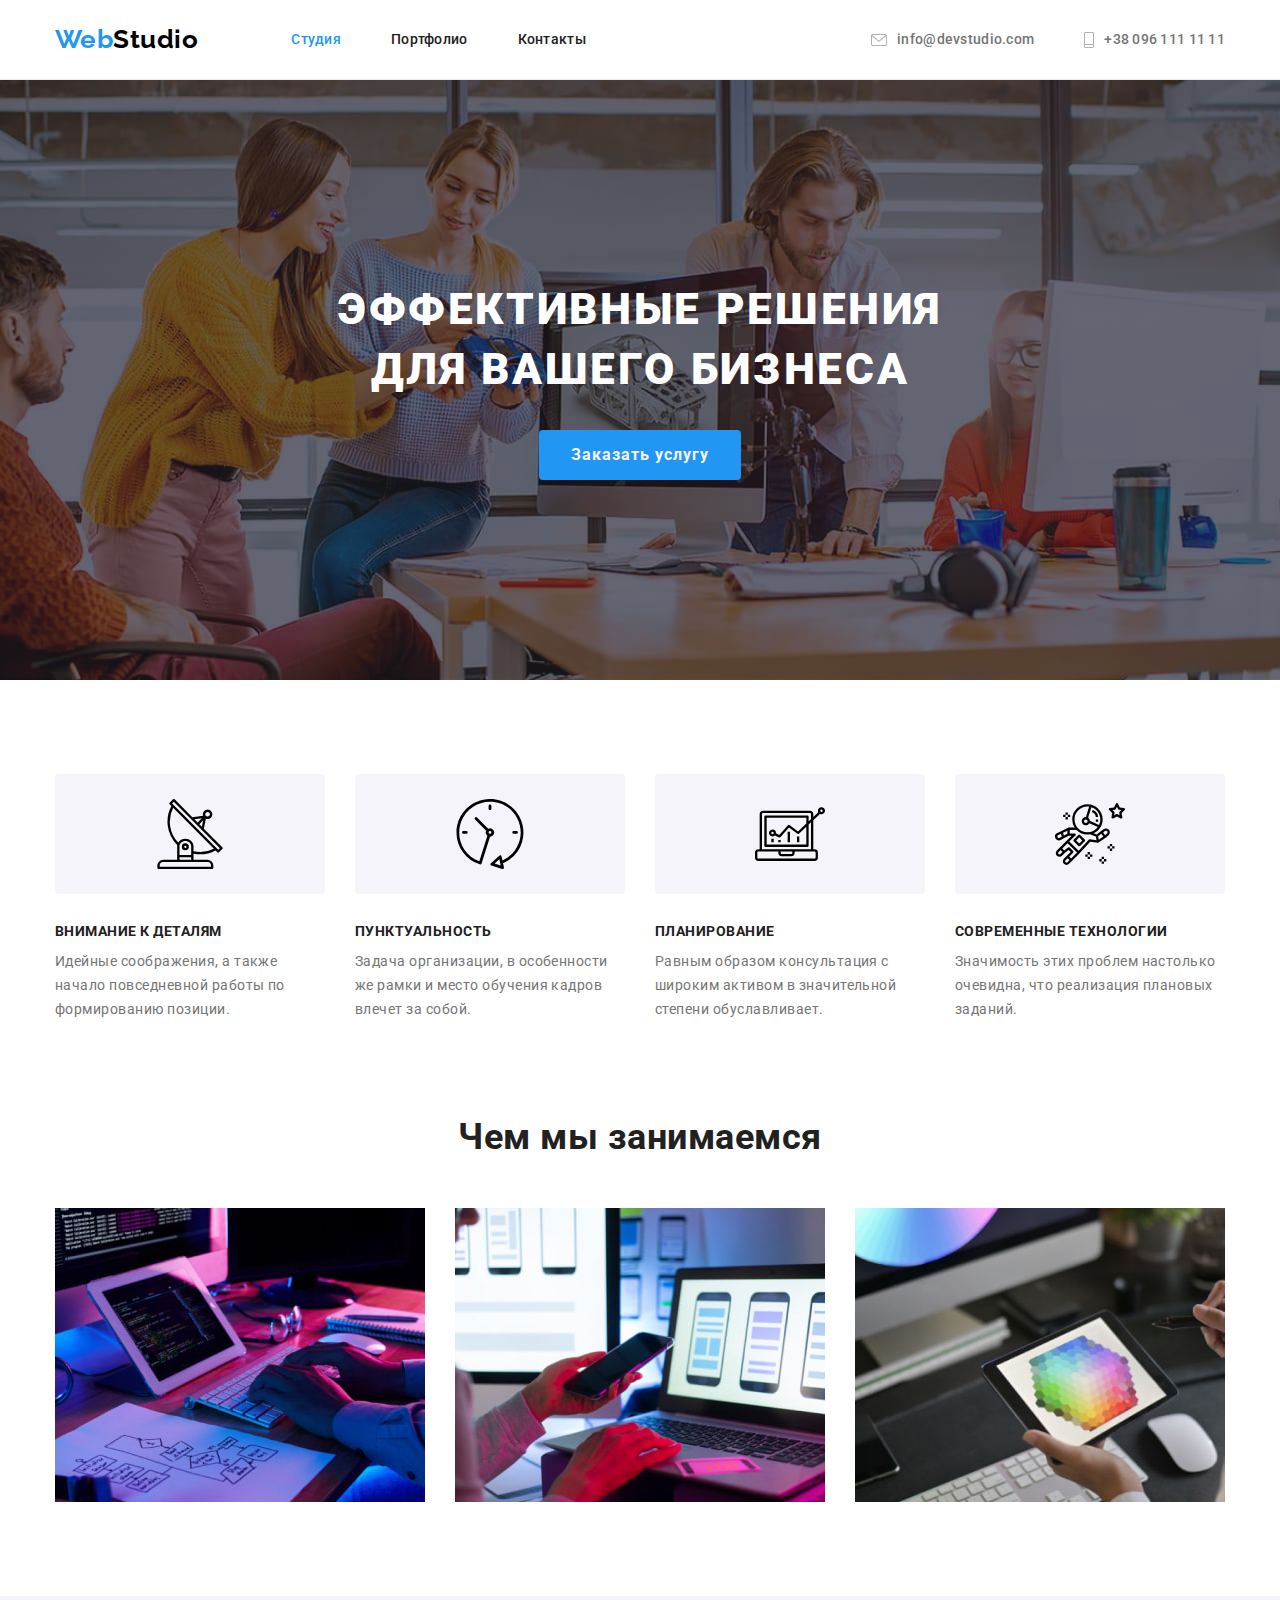
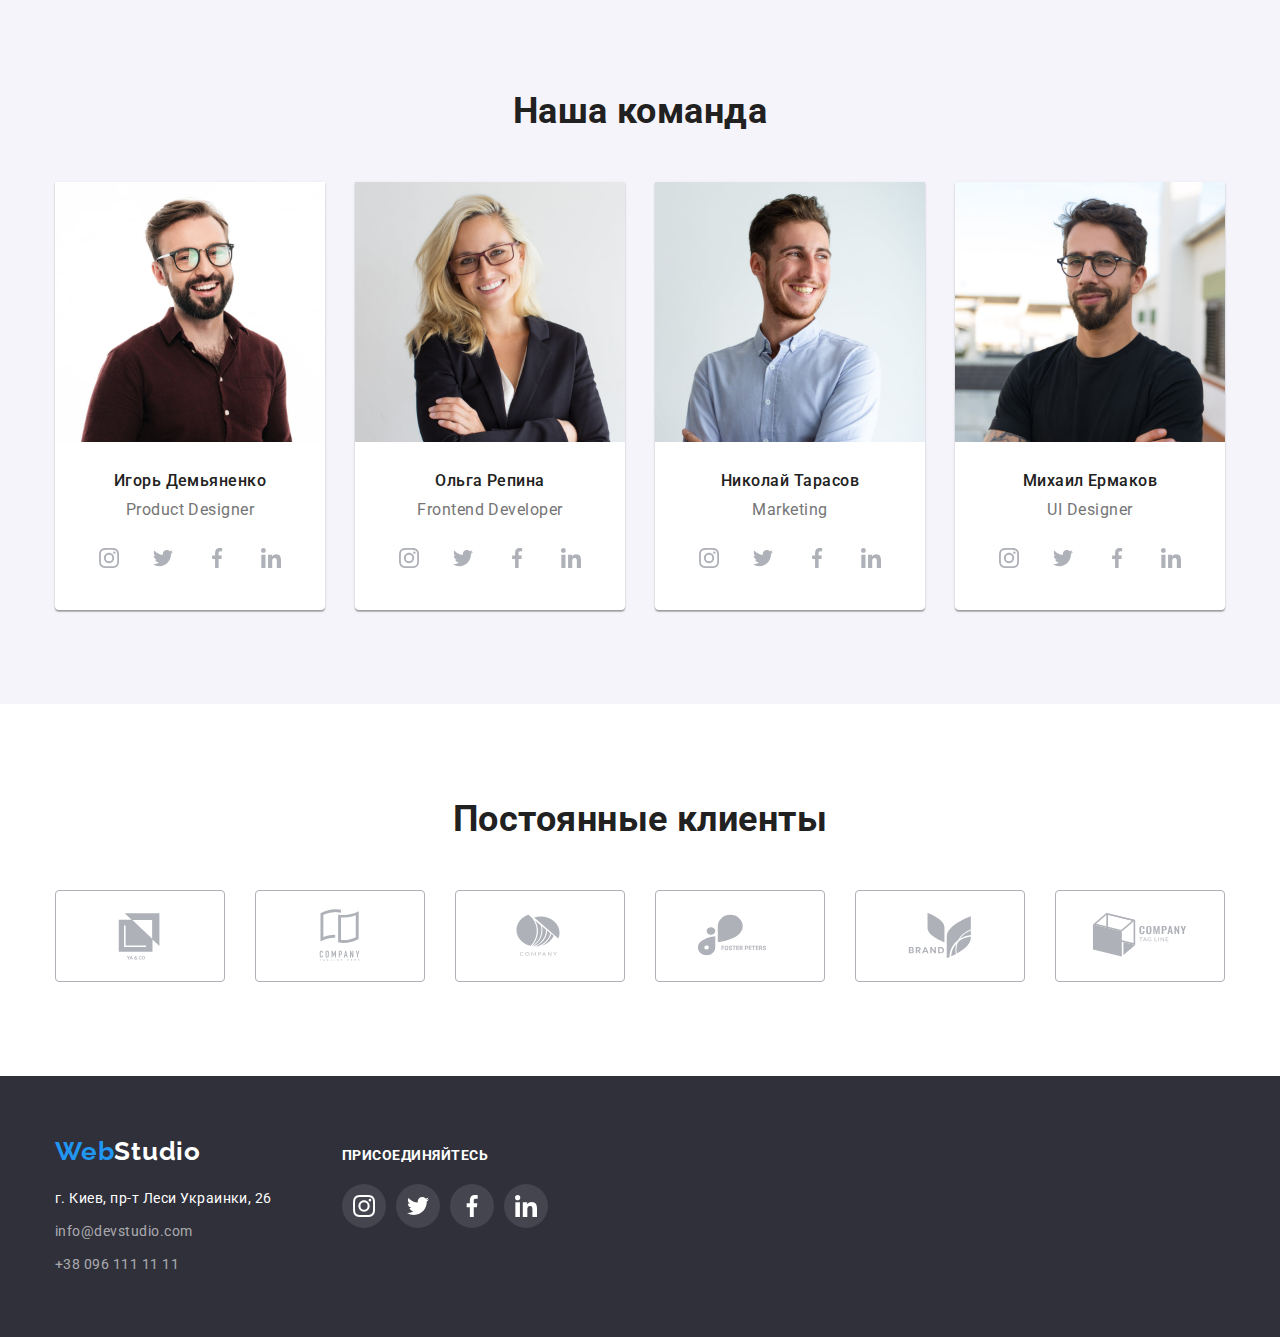
<file: index.html>
<!DOCTYPE html>
<html lang="ru">

<head>
    <meta charset="UTF-8">
    <meta http-equiv="X-UA-Compatible" content="IE=edge">
    <meta name="viewport" content="width=device-width, initial-scale=1.0">
    <title>WebStudio</title>
    <link 
        href="https://fonts.googleapis.com/css2?family=Raleway:wght@700&family=Roboto:wght@400;500;700;900&display=swap"
        rel="stylesheet"
    >
    <link rel="stylesheet" href="https://cdnjs.cloudflare.com/ajax/libs/modern-normalize/1.1.0/modern-normalize.min.css">
    <link rel="stylesheet" href="./css/style.css"> 
</head>

<body>

    <!------------------------ Шапка ------------------------>

    <header class="page-header">
        <div class="container main-nav-container">
            <nav class="main-nav">
                <a href="./index.html" title="Главная страница" class="logo"><span class="part-logo">Web</span>Studio</a>
                <ul class="site-nav list">
                    <li class="site-nav-item"><a href="./index.html " title="Студия" class="site-nav-link current">Студия</a></li>
                    <li class="site-nav-item"><a href="./portfolio.html" title="Портфолио" class="site-nav-link">Портфолио</a></li>
                    <li class="site-nav-item"><a href="" class="site-nav-link">Контакты</a></li>
                </ul>
            </nav>
            <ul class="auth-nav list">
                <li class="auth-nav-item">
                    <a href="mailto:info@devstudio.com" class="auth-nav-link">
                        <svg class="auth-nav-icon" width="16" height="12">
                            <use href="./images/symbol-defs.svg#icon-envelope"></use>
                        </svg>
                        info@devstudio.com
                    </a>
                </li>
                <li class="auth-nav-item">
                    <a href="tel:+380961111111" class="auth-nav-link">
                        <svg class="auth-nav-icon" width="10" height="16">
                            <use href="./images/symbol-defs.svg#icon-Vector-1"></use>
                        </svg>
                    +38 096 111 11 11</a></li>
            </ul>
        </div>
    </header>

    <main>

        <!------------------------ Герой ------------------------>

        <section class="hero">
            <div class="container">
                <h1 class="hero-title">Эффективные решения для вашего бизнеса</h1>
                <button type="button" class="hero-button">Заказать услугу</button>
            </div>
        </section>

        <!------------------------ Наши преимущества ------------------------>

        <section class="section">
            <div class="container">
                <h2 class="section-title visually-hidden">Наши преимущества</h2>
                <ul class="features-list list">
                    <li class="features-item">
                        <div class="container-icon">
                            <svg class="features-icon" width="70" height="70">
                                <use href="./images/symbol-defs.svg#icon-antenna"></use>
                            </svg>
                        </div>
                        <h3 class="features-title">Внимание к деталям</h3>
                        <p class="features-text">Идейные соображения, а также начало повседневной работы по формированию позиции.</p>
                    </li>
                    <li class="features-item">
                        <div class="container-icon">
                            <svg class="features-icon" width="70" height="70">
                                <use href="./images/symbol-defs.svg#icon-clock"></use>
                            </svg>
                        </div>
                        <h3 class="features-title">Пунктуальность</h3>
                        <p class="features-text">Задача организации, в особенности же рамки и место обучения кадров влечет за собой.</p>
                    </li>
                    <li class="features-item">
                        <div class="container-icon">
                            <svg class="features-icon" width="70" height="70">
                                <use href="./images/symbol-defs.svg#icon-diagram"></use>
                            </svg>
                        </div>
                        <h3 class="features-title">Планирование</h3>
                        <p class="features-text">Равным образом консультация с широким активом в значительной степени обуславливает.</p>
                    </li>
                    <li class="features-item">
                        <div class="container-icon">
                            <svg class="features-icon" width="70" height="70">
                                <use href="./images/symbol-defs.svg#icon-astronaut"></use>
                            </svg>
                        </div>
                        <h3 class="features-title">Современные технологии</h3>
                        <p class="features-text">Значимость этих проблем настолько очевидна, что реализация плановых заданий.</p>
                    </li>
                </ul>
            </div>

        </section>

        <!------------------------ Чем мы занимаемся ------------------------>

        <section class="section our-work">
            <div class="container">
                <h2 class="section-title">Чем мы занимаемся</h2>
                <ul class="our-work-list list">
                    <li class="our-work-item">
                        <img src="./images/box_1_p.jpg" alt="Написание кода сайта" width="370"/>
                    </li>
                    <li class="our-work-item">
                        <img src="./images/box_2_p.jpg" alt="Адаптация сайта под мобильные устройства" width="370"/>
                    </li>
                    <li class="our-work-item">
                        <img src="./images/box_3_p.jpg" alt="Стилизация" width="370"/>
                    </li>
                </ul>
            </div>
        </section>

        <!------------------------ Наша команда ------------------------>

        <section class="section team">
            <div class="container">
                <h2 class="section-title">Наша команда</h2>
                <ul class="team-list list">
                    <li class="team-list-item">
                        <img src="./images/Igor_Demyanenko_p.jpg" alt="Игорь Демьяненко" width="270" class="team-img"/>
                        <div class="container-team">
                            <h3 class="team-title">Игорь Демьяненко</h3>
                            <p class="team-text">Product Designer</p>
                        <ul class="team-soc-list list">
                            <li class="team-soc-item">
                                <a href="" class="team-soc-link">
                                    <svg class="team-soc-icon" width="20" height="20">
                                        <use href="./images/symbol-defs.svg#icon-instagram"></use>
                                    </svg>
                                </a>
                            </li>
                            <li class="team-soc-item">
                                <a href="" class="team-soc-link">
                                    <svg class="team-soc-icon" width="20" height="20">
                                        <use href="./images/symbol-defs.svg#icon-twitter"></use>
                                    </svg>
                                </a>
                            </li>
                            <li class="team-soc-item">
                                <a href="" class="team-soc-link">
                                    <svg class="team-soc-icon" width="20" height="20">
                                        <use href="./images/symbol-defs.svg#icon-facebook"></use>
                                    </svg>
                                </a>
                            </li>
                            <li class="team-soc-item">
                                <a href="" class="team-soc-link">
                                    <svg class="team-soc-icon" width="20" height="20">
                                        <use href="./images/symbol-defs.svg#icon-linkedin"></use>
                                    </svg>
                                </a>
                            </li>
                        </ul>
                        </div>
                    </li>
                    <li class="team-list-item">
                        <img src="./images/Olga_Repina_p.jpg" alt="Ольга Репина" width="270" class="team-img"/>
                        <div class="container-team">
                            <h3 class="team-title">Ольга Репина</h3>
                            <p class="team-text">Frontend Developer</p>
                        <ul class="team-soc-list list">
                            <li class="team-soc-item">
                                <a href="" class="team-soc-link">
                                    <svg class="team-soc-icon" width="20" height="20">
                                        <use href="./images/symbol-defs.svg#icon-instagram"></use>
                                    </svg>
                                </a>
                            </li>
                            <li class="team-soc-item">
                                <a href="" class="team-soc-link">
                                    <svg class="team-soc-icon" width="20" height="20">
                                        <use href="./images/symbol-defs.svg#icon-twitter"></use>
                                    </svg>
                                </a>
                            </li>
                            <li class="team-soc-item">
                                <a href="" class="team-soc-link">
                                    <svg class="team-soc-icon" width="20" height="20">
                                        <use href="./images/symbol-defs.svg#icon-facebook"></use>
                                    </svg>
                                </a>
                            </li>
                            <li class="team-soc-item">
                                <a href="" class="team-soc-link">
                                    <svg class="team-soc-icon" width="20" height="20">
                                        <use href="./images/symbol-defs.svg#icon-linkedin"></use>
                                    </svg>
                                </a>
                            </li>
                        </ul>
                        </div>
                    </li>
                    <li class="team-list-item">
                        <img src="./images/Nikolai_Tarasov_p.jpg" alt="Николай Тарасов" width="270" class="team-img"/>
                        <div class="container-team">
                            <h3 class="team-title">Николай Тарасов</h3>
                            <p class="team-text">Marketing</p>
                        <ul class="team-soc-list list">
                            <li class="team-soc-item">
                                <a href="" class="team-soc-link">
                                    <svg class="team-soc-icon" width="20" height="20">
                                        <use href="./images/symbol-defs.svg#icon-instagram"></use>
                                    </svg>
                                </a>
                            </li>
                            <li class="team-soc-item">
                                <a href="" class="team-soc-link">
                                    <svg class="team-soc-icon" width="20" height="20">
                                        <use href="./images/symbol-defs.svg#icon-twitter"></use>
                                    </svg>
                                </a>
                            </li>
                            <li class="team-soc-item">
                                <a href="" class="team-soc-link">
                                    <svg class="team-soc-icon" width="20" height="20">
                                        <use href="./images/symbol-defs.svg#icon-facebook"></use>
                                    </svg>
                                </a>
                            </li>
                            <li class="team-soc-item">
                                <a href="" class="team-soc-link">
                                    <svg class="team-soc-icon" width="20" height="20">
                                        <use href="./images/symbol-defs.svg#icon-linkedin"></use>
                                    </svg>
                                </a>
                            </li>
                        </ul>
                        </div>
                    </li>
                    <li class="team-list-item">
                        <img src="./images/Mikhail_Ermakov_p.jpg" alt="Михаил Ермаков" width="270" class="team-img"/>
                        <div class="container-team">
                            <h3 class="team-title">Михаил Ермаков</h3>
                            <p class="team-text">UI Designer</p>
                        <ul class="team-soc-list list">
                            <li class="team-soc-item">
                                <a href="" class="team-soc-link">
                                    <svg class="team-soc-icon" width="20" height="20">
                                        <use href="./images/symbol-defs.svg#icon-instagram"></use>
                                    </svg>
                                </a>
                            </li>
                            <li class="team-soc-item">
                                <a href="" class="team-soc-link">
                                    <svg class="team-soc-icon" width="20" height="20">
                                        <use href="./images/symbol-defs.svg#icon-twitter"></use>
                                    </svg>
                                </a>
                            </li>
                            <li class="team-soc-item">
                                <a href="" class="team-soc-link">
                                    <svg class="team-soc-icon" width="20" height="20">
                                        <use href="./images/symbol-defs.svg#icon-facebook"></use>
                                    </svg>
                                </a>
                            </li>
                            <li class="team-soc-item">
                                <a href="" class="team-soc-link">
                                    <svg class="team-soc-icon" width="20" height="20">
                                        <use href="./images/symbol-defs.svg#icon-linkedin"></use>
                                    </svg>
                                </a>
                            </li>
                        </ul>
                        </div>
                    </li>
                </ul>
            </div>
        </section>
        <section class="section">
            <div class="container">
                <h2 class="section-title">Постоянные клиенты</h2>
                <ul class="client-list list">
                    <li class="client-item">
                        <a href="" class="client-link">
                            <svg class="client-icon" width="106" height="60">
                                <use href="./images/symbol-defs.svg#icon-Logo"></use>
                            </svg>
                        </a>
                    </li>
                    <li class="client-item">
                        <a href="" class="client-link">
                            <svg class="client-icon" width="106" height="60">
                                <use href="./images/symbol-defs.svg#icon-Logo-1"></use>
                            </svg>
                        </a>
                    </li>
                    <li class="client-item">
                        <a href="" class="client-link">
                            <svg class="client-icon" width="106" height="60">
                                <use href="./images/symbol-defs.svg#icon-Logo-2"></use>
                            </svg>
                        </a>
                    </li>
                    <li class="client-item">
                        <a href="" class="client-link">
                            <svg class="client-icon" width="106" height="60">
                                <use href="./images/symbol-defs.svg#icon-Logo-3"></use>
                            </svg>
                        </a>
                    </li>
                    <li class="client-item">
                        <a href="" class="client-link">
                            <svg class="client-icon" width="106" height="60">
                                <use href="./images/symbol-defs.svg#icon-Logo-4"></use>
                            </svg>
                        </a>
                    </li>
                    <li class="client-item">
                        <a href="" class="client-link">
                            <svg class="client-icon" width="106" height="60">
                                <use href="./images/symbol-defs.svg#icon-Logo-5"></use>
                            </svg>
                        </a>
                    </li>
                </ul>
            </div>
        </section>
    </main>
    
    <!------------------------ Футер ------------------------>

    <footer class="footer">
        <div class="container address">
            <div class="address-container">
                <a href="./index.html" title="Главная страница" class="footer-logo"><span class="part-logo">Web</span>Studio</a>
                <address>
                    <ul class="address-list list">
                        <li class="address-list-item"><a href="https://goo.gl/maps/1Ti6G86XRcgMfov8A" target="_blank" rel="noopener noindex nofollow"  class="address-map">г. Киев, пр-т Леси Украинки, 26</a></li>
                        <li class="address-list-item"><a href="mailto:info@devstudio.com" class="address-link">info@devstudio.com</a></li>
                        <li class="address-list-item"><a href="tel:+380961111111"  class="address-link">+38 096 111 11 11</a></li>
                    </ul>
                </address>
            </div>
            <div class="join-container">
                <p class="join-text">присоединяйтесь</p>
                <ul class="join-soc-list list">
                    <li class="join-soc-item">
                        <a href="" class="join-soc-link">
                            <svg class="join-soc-icon" width="22" height="22">
                                <use href="./images/symbol-defs.svg#icon-instagram"></use>
                            </svg>
                        </a>
                    </li>
                    <li class="join-soc-item">
                        <a href="" class="join-soc-link">
                            <svg class="join-soc-icon" width="22" height="22">
                                <use href="./images/symbol-defs.svg#icon-twitter"></use>
                            </svg>
                        </a>
                    </li>
                    <li class="join-soc-item">
                        <a href="" class="join-soc-link">
                            <svg class="join-soc-icon" width="22" height="22">
                                <use href="./images/symbol-defs.svg#icon-facebook"></use>
                            </svg>
                        </a>
                    </li>
                    <li class="join-soc-item">
                        <a href="" class="join-soc-link">
                            <svg class="join-soc-icon" width="22" height="22">
                                <use href="./images/symbol-defs.svg#icon-linkedin"></use>
                            </svg>
                        </a>
                    </li>
                </ul>
            </div>
        </div>
    </footer>
</body>

</html>
</file>
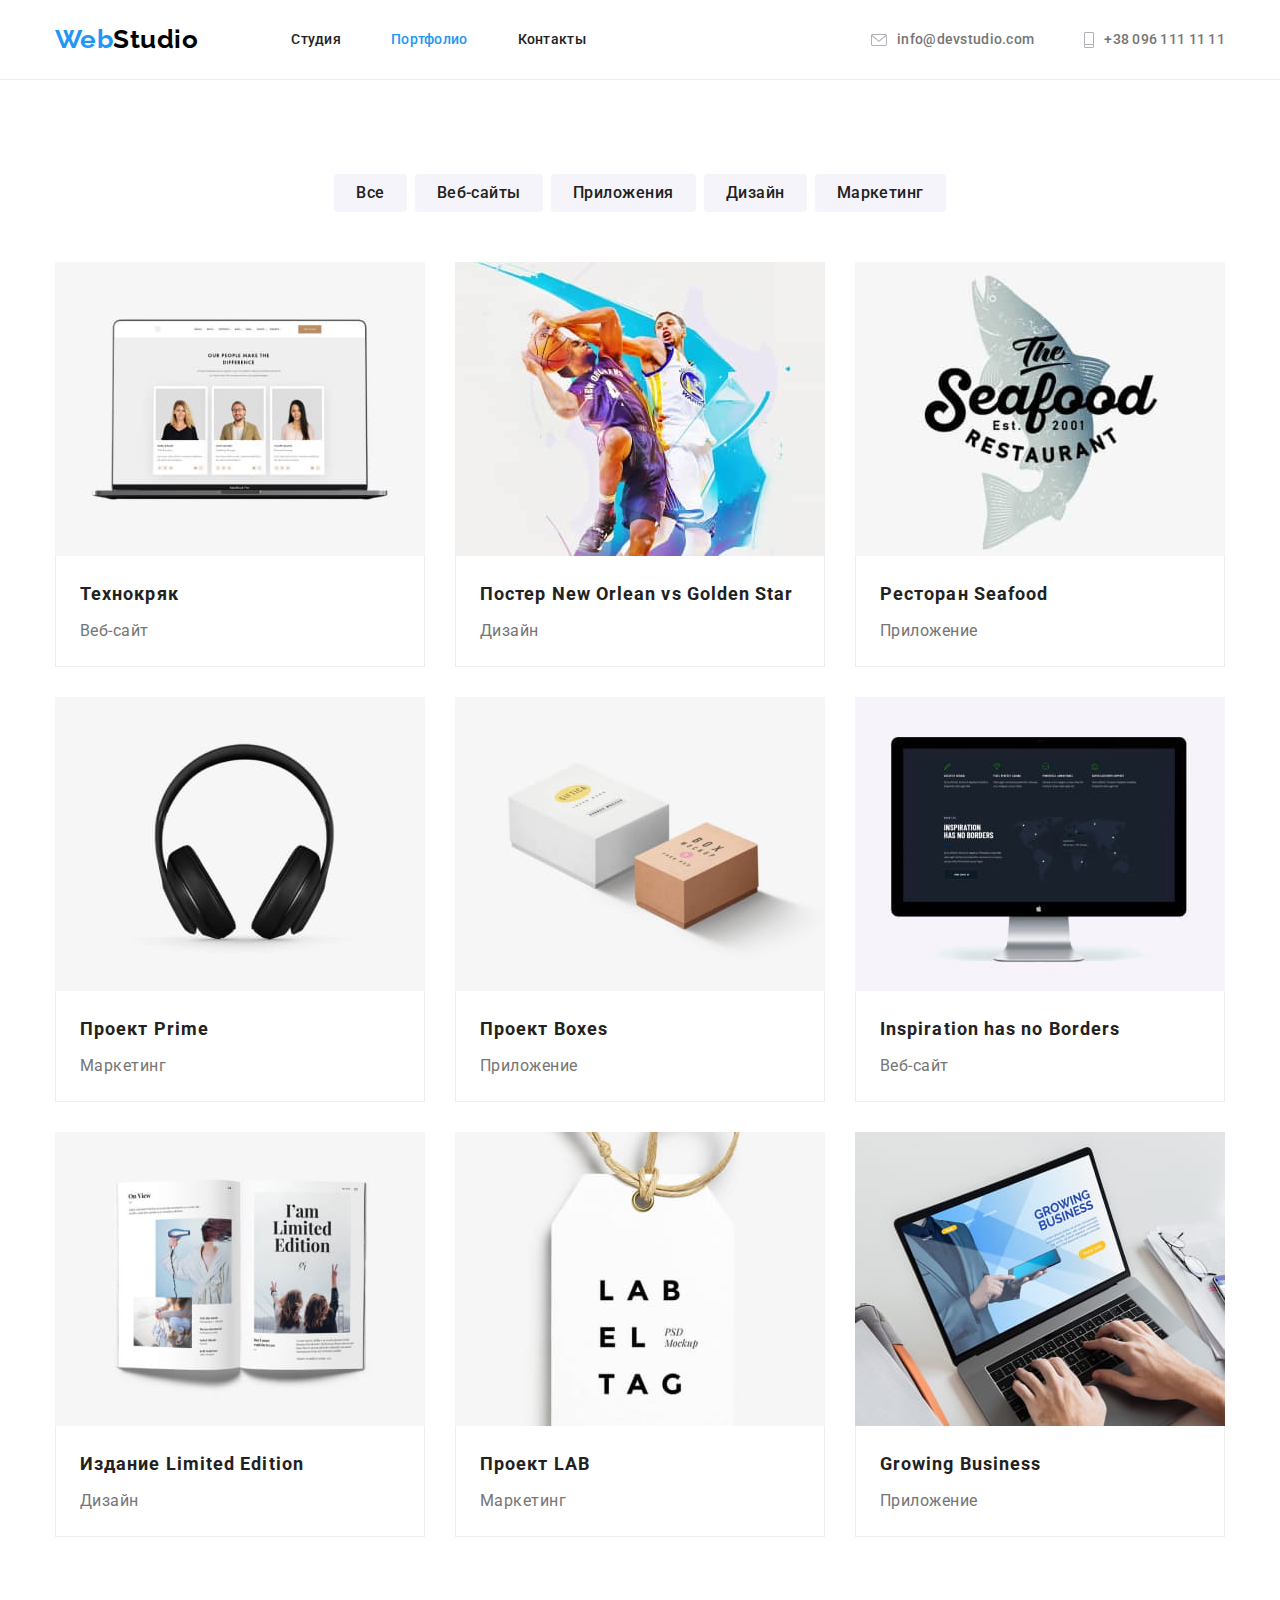
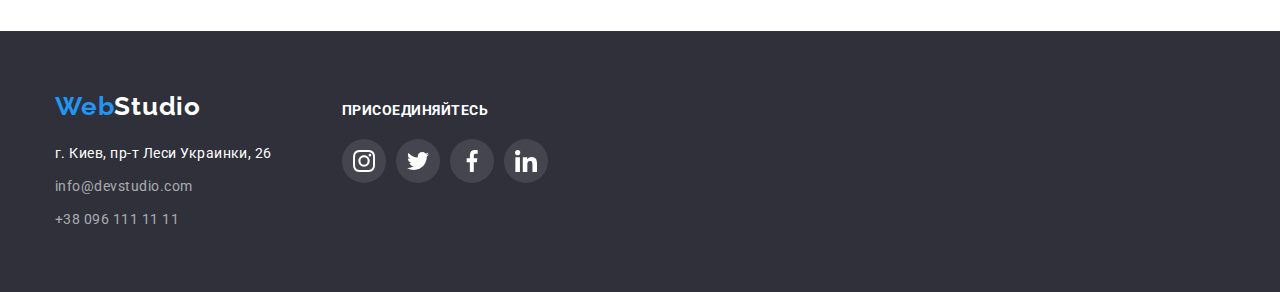
<file: portfolio.html>
<!DOCTYPE html>
<html lang="ru">
  <head>
    <meta charset="UTF-8" />
    <meta http-equiv="X-UA-Compatible" content="IE=edge" />
    <meta name="viewport" content="width=device-width, initial-scale=1.0" />
    <title>Portfolio</title>
    <link
      href="https://fonts.googleapis.com/css2?family=Raleway:wght@700&family=Roboto:wght@400;500;700;900&display=swap"
      rel="stylesheet"
    />
    <link rel="stylesheet" href="https://cdnjs.cloudflare.com/ajax/libs/modern-normalize/1.1.0/modern-normalize.min.css">
    <link rel="stylesheet" href="./css/style.css" />
  </head>

  <body>
    <!------------------------ Шапка ----------------------->

<header class="page-header">
  <div class="container main-nav-container">
    <nav class="main-nav">
      <a href="./index.html" title="Главная страница" class="logo"><span class="part-logo">Web</span>Studio</a>
      <ul class="site-nav list">
        <li class="site-nav-item"><a href="./index.html " title="Студия" class="site-nav-link">Студия</a></li>
        <li class="site-nav-item"><a href="./portfolio.html" title="Портфолио" class="site-nav-link current">Портфолио</a></li>
        <li class="site-nav-item"><a href="" class="site-nav-link">Контакты</a></li>
      </ul>
    </nav>
    <ul class="auth-nav list">
      <li class="auth-nav-item">
        <a href="mailto:info@devstudio.com" class="auth-nav-link">
          <svg class="auth-nav-icon" width="16" height="12">
            <use href="./images/symbol-defs.svg#icon-envelope"></use>
          </svg>
          info@devstudio.com
        </a>
      </li>
      <li class="auth-nav-item">
        <a href="mailto:info@devstudio.com" class="auth-nav-link">
          <svg class="auth-nav-icon" width="10" height="16">
            <use href="./images/symbol-defs.svg#icon-Vector-1"></use>
          </svg>
          +38 096 111 11 11
        </a>
      </li>
    </ul>
  </div>
</header>

    <main>
      <section class="section">
        <div class="container">
          <h1 class="section-title visually-hidden">Портфолио</h1>
          <ul class="filter-buttons list">
            <li class="filter-item"><button type="button" class="button">Все</button></li>
            <li class="filter-item"><button type="button" class="button">Веб-сайты</button></li>
            <li class="filter-item"><button type="button" class="button">Приложения</button></li>
            <li class="filter-item"><button type="button" class="button">Дизайн</button></li>
            <li class="filter-item"><button type="button" class="button">Маркетинг</button></li>
          </ul>
          <ul class="portfolio-list list">
            <li class="portfolio-item">
              <a href="./portfolio.html" class="portfolio-link">
                <img src="./images/technoquack.jpg" alt="web-site" width="370"  class="portfolio-img"/>
                <div class="portfolio-container">
                  <h2 class="portfolio-title">Технокряк</h2>
                  <p class="portfolio-text">Веб-сайт</p>
                </div>
              </a>
            </li>
            <li class="portfolio-item">
              <a href="./portfolio.html" class="portfolio-link">
                <img src="./images/new-orlean.jpg" alt="design" width="370"  class="portfolio-img"/>
                <div class="portfolio-container">
                  <h2 class="portfolio-title">Постер New Orlean vs Golden Star</h2>
                  <p class="portfolio-text">Дизайн</p>
                </div>
              </a>
            </li>
            <li class="portfolio-item">
              <a href="./portfolio.html" class="portfolio-link">
                <img src="./images/seafood.jpg" alt="program" width="370"  class="portfolio-img"/>
                <div class="portfolio-container">
                  <h2 class="portfolio-title">Ресторан Seafood</h2>
                  <p class="portfolio-text">Приложение</p>
                </div>
              </a>
            </li>
            <li class="portfolio-item">
              <a href="./portfolio.html" class="portfolio-link">
                <img src="./images/prime.jpg" alt="marketing" width="370"  class="portfolio-img"/>
                <div class="portfolio-container">
                  <h2 class="portfolio-title">Проект Prime</h2>
                  <p class="portfolio-text">Маркетинг</p>
                </div>
              </a>
            </li>
            <li class="portfolio-item">
              <a href="./portfolio.html" class="portfolio-link">
                <img src="./images/project-boxes.jpg" alt="program" width="370"  class="portfolio-img"/>
                <div class="portfolio-container">
                  <h2 class="portfolio-title">Проект Boxes</h2>
                  <p class="portfolio-text">Приложение</p>
                </div>
              </a>
            </li>
            <li class="portfolio-item">
              <a href="./portfolio.html" class="portfolio-link">
                <img src="./images/inspiration-has-no-borders.jpg" alt="web-site" width="370"  class="portfolio-img"/>
                <div class="portfolio-container">
                  <h2 class="portfolio-title">Inspiration has no Borders</h2>
                  <p class="portfolio-text">Веб-сайт</p>
                </div>
              </a>
            </li>
            <li class="portfolio-item">
              <a href="./portfolio.html" class="portfolio-link">
                <img src="./images/limited-edition.jpg" alt="design" width="370"  class="portfolio-img"/>
                <div class="portfolio-container">
                  <h2 class="portfolio-title">Издание Limited Edition</h2>
                  <p class="portfolio-text">Дизайн</p>
                </div>
              </a>
            </li>
            <li class="portfolio-item">
              <a href="./portfolio.html" class="portfolio-link">
                <img src="./images/lab-project.jpg" alt="marketing" width="370"  class="portfolio-img"/>
                <div class="portfolio-container">
                  <h2 class="portfolio-title">Проект LAB</h2>
                  <p class="portfolio-text">Маркетинг</p>
                </div>
              </a>
            </li>
            <li class="portfolio-item">
              <a href="./portfolio.html" class="portfolio-link">
                <img src="./images/growing-business.jpg" alt="program" width="370"  class="portfolio-img"/>
                <div class="portfolio-container">
                  <h2 class="portfolio-title">Growing Business</h2>
                  <p class="portfolio-text">Приложение</p>
                </div>
              </a>
            </li>
          </ul>
        </div>
      </section>
    </main>

    <!------------------------ Футер ------------------------>

    <footer class="footer">
      <div class="container address">
        <div class="address-container">
          <a href="./index.html" title="Главная страница" class="footer-logo"><span class="part-logo">Web</span>Studio</a>
          <address>
            <ul class="address-list list">
              <li class="address-list-item"><a href="https://goo.gl/maps/1Ti6G86XRcgMfov8A" target="_blank"
                  rel="noopener noindex nofollow" class="address-map">г. Киев, пр-т Леси Украинки, 26</a></li>
              <li class="address-list-item"><a href="mailto:info@devstudio.com" class="address-link">info@devstudio.com</a>
              </li>
              <li class="address-list-item"><a href="tel:+380961111111" class="address-link">+38 096 111 11 11</a></li>
            </ul>
          </address>
        </div>
        <div class="join-container">
          <p class="join-text">присоединяйтесь</p>
          <ul class="join-soc-list list">
            <li class="join-soc-item">
              <a href="" class="join-soc-link">
                <svg class="join-soc-icon" width="22" height="22">
                  <use href="./images/symbol-defs.svg#icon-instagram"></use>
                </svg>
              </a>
            </li>
            <li class="join-soc-item">
              <a href="" class="join-soc-link">
                <svg class="join-soc-icon" width="22" height="22">
                  <use href="./images/symbol-defs.svg#icon-twitter"></use>
                </svg>
              </a>
            </li>
            <li class="join-soc-item">
              <a href="" class="join-soc-link">
                <svg class="join-soc-icon" width="22" height="22">
                  <use href="./images/symbol-defs.svg#icon-facebook"></use>
                </svg>
              </a>
            </li>
            <li class="join-soc-item">
              <a href="" class="join-soc-link">
                <svg class="join-soc-icon" width="22" height="22">
                  <use href="./images/symbol-defs.svg#icon-linkedin"></use>
                </svg>
              </a>
            </li>
          </ul>
        </div>
      </div>
    </footer>
  </body>
</html>
</file>
<file: css/style.css>
:root {
    --primary-text-color: #212121;
    --secondary-text-color: #757575;
    --accent-color: #2196F3;
    --footer-contact-color: rgba(255, 255, 255, 0.6);
    --white-color: #ffffff;
    --black-color: #000000;
    --primary-background-color: #FFFFFF;
    --background-color-footer: #2F303A;
    --secondary-background-color: #F5F4FA;
    --icon-color: #AFB1B8
}
    /*  
    primary text color: #212121;
    secondary text color: #757575;
    accent: #2196F3;
    footer contact color: rgba(255, 255, 255, 0.6);
    white color: #ffffff;
    black color: #000000;
    background color footer: #2F303A;
    primary background color: #FFFFFF;
    secondary background color: #F5F4FA;
    */

.list{
    list-style: none;
    padding: 0px;
    margin: 0px;
}
 
body {
    background: var(--primary-background-color);
    color: var(--primary-text-color);

    font-family: roboto, sans-serif;
    letter-spacing: 0.03em;
    
}

.container {
    margin-left: auto;
    margin-right: auto;
    width: 1200px;
    padding-left: 15px;
    padding-right: 15px;
}

p, h1, h2, h3, h4, h5, h6, ul, ol{
    margin: 0px;
    padding-left: 0px;
}
 img{
     display: block;
 }
/*---------------------- header ----------------------*/

.page-header{
    padding-top: 24px;
    padding-bottom: 24px;
    border-bottom: 1px solid #ececec;
}

.main-nav{
    display: flex;
    align-items: center;
}

.main-nav-container{
    display: flex;
    align-items: center;
}
.logo{
    color: var(--black-color);
    
    font-family: Raleway, sans-serif;
    font-weight: 700;
    font-size: 26px;
    line-height: 1.2;
    text-decoration: none;
    display: block;
}

.logo:focus {
    color: var(--black-color);
}

.part-logo{
    color: var(--accent-color);
}

.site-nav{
    display: flex;
    margin-left: 93px;
}

.site-nav-item:not(:last-child){
    margin-right: 50px;
}

.site-nav-link{
    color: inherit;
    font-weight: 500;
    font-size: 14px;
    line-height: 1.14;
    letter-spacing: 0.02em;
    text-decoration: none;
}

.site-nav-link.current{
    color: var(--accent-color);
}

.site-nav-link:hover,
.site-nav-link:focus {
    color: var(--accent-color);
}

.auth-nav{
    display: flex;
    margin-left: auto;
}

.auth-nav-item + .auth-nav-item{
    margin-left: 50px;
}
.auth-nav-link{
    color: var(--secondary-text-color);

    font-weight: 500;
    font-size: 14px;
    line-height: 1.14;
    letter-spacing: 0.02em;
    text-decoration: none;

    display: flex;
    justify-content: center;
    align-items: center;
    fill: var(--icon-color);
}

.auth-nav-link:hover,
.auth-nav-link:focus,
.auth-nav-icon:hover,
.auth-nav-icon:focus{
    color: var(--accent-color);
    fill: var(--accent-color);
}


.auth-nav-icon {
    margin-right: 10px;
}

/* ------------- hero ---------------------*/

.hero{
    background-color: var(--background-color-footer);
    text-align: center;
    padding-top: 200px;
    padding-bottom: 200px;
    background-image:linear-gradient(rgba(47, 48, 58, 0.4), rgba(47, 48, 58, 0.4)), url(../images/Hero.jpg);
    background-repeat: no-repeat;
    background-position: center;
    background-size: cover;
    max-width: 1600px;
    margin: 0 auto;
}

.hero-title{
    color: var(--white-color);

    font-weight: 900;
    font-size: 44px;
    line-height: 1.36;
    letter-spacing: 0.06em;
    text-transform: uppercase;

    margin-top: 0px;
    margin-bottom: 30px;
    width: 696px;
    margin-left:auto;
    margin-right: auto;

}

.hero-button {
    color: var(--secondary-background-color);
    background-color: var(--accent-color);

    font-weight: 700;
    font-size: 16px;
    line-height: 1.88;
    letter-spacing: 0.06em;
    text-align: center;

    display: inline-block;
    border-radius: 4px;
    padding: 10px 32px;
    min-width: 200px;
    border: 0px;
}

.hero-button:focus,
.hero-button:hover {
    color: var(--black-color);
    background-color: var(--secondary-background-color);
}

/*---------------------- section ----------------------*/



.section{
    padding-top: 94px;
    padding-bottom: 94px;
}

.section-title{
    font-weight: 700;
    font-size: 36px;
    line-height: 1.17;
    text-align: center;

    margin-top: 0px;
    margin-bottom: 50px;
}

/*---------------------- features ----------------------*/

.container-icon {
    width: 270px;
    height: 120px;
    background: var(--secondary-background-color);
    border-radius: 4px;
    display: flex;
    justify-content: center;
    align-items: center;
    margin-bottom: 30px;
}

.visually-hidden {
position: absolute;
white-space: nowrap;
width: 1px;
height: 1px;
overflow: hidden;
border: 0;
padding: 0;
clip: rect(0 0 0 0);
clip-path: inset(50%);
margin: -1px;
}

.features-list{
    display: flex;
}

.features-item{
    width: 270px;
}

.features-item:not(:last-child){
    margin-right: 30px;
}

.features-title{
    font-weight: 700;
    font-size: 14px;
    line-height: 1.14;
    text-transform: uppercase;

    margin-top: 0px;
    margin-bottom: 10px;
}

.features-text{
    color: var(--secondary-text-color);

    font-size: 14px;
    line-height: 1.71;
    
    margin-top: 0px;
    margin-bottom: 0px;
}

.our-work {
    padding-top: 0px;
} 

.our-work-list{
    display: flex;
}

.our-work-item:not(:last-child) {
    margin-right: 30px;
}

/*---------------------- our team ----------------------*/

.section.team{
    background-color: var(--secondary-background-color);
}

.team-list{
    display: flex;
    
}

.team-list-item:not(:last-child) {
    margin-right: 30px;
}

.team-list-item{
    background-color: var(--white-color);

    text-align: center;
    box-shadow: 0px 1px 3px rgba(0, 0, 0, 0.12),
    0px 1px 1px rgba(0, 0, 0, 0.14),
    0px 2px 1px rgba(0, 0, 0, 0.2);
    border-radius: 0px 0px 4px 4px;

}


.team-title{
    font-weight: 500;
    font-size: 16px;
    line-height: 1.18;

    margin-bottom: 10px;
    /* text-align: center; */
}

.team-text{
    color: var(--secondary-text-color);

    font-size: 16px;
    line-height: 1.18;

    margin-top: 0px;
    margin-bottom: 16px;
    /* text-align: center; */
}

.container-team{
    padding-top: 30px;
    padding-bottom: 30px;
}

.team-soc-link{
    width: 44px;
    height: 44px;
    border-radius: 50%;
    display: flex;
    justify-content: center;
    align-items: center;
    fill: var(--icon-color);
}

.team-soc-link:hover,
.team-soc-link:focus{
    background-color: var(--accent-color);
    fill: #ffffff;
}

.team-soc-list{
    display: flex;
    justify-content: center;
}

.team-soc-item:not(:last-child){
    margin-right: 10px;
}

/* --------------------- client---------------------- */

.client-link{
    width: 170px;
    height: 92px;
    border: 1px solid #AFB1B8;
    box-sizing: border-box;
    border-radius: 4px;
    display: flex;
    justify-content: center;
    align-items: center;
    fill: var(--icon-color);
}

.client-list{
    display: flex;
    justify-content: center;
}

.client-item:not(:last-child) {
    margin-right: 30px;
}

.client-link:hover,
.client-link:focus {
    fill: var(--accent-color);
    border-color: var(--accent-color);
}
/*---------------------- footer ----------------------*/

.footer{
    background-color: var(--background-color-footer);

    padding-top: 60px;
    padding-bottom: 60px;
}

.footer-logo:focus{
    color: var(--white-color);
}

.footer-logo{
    color: var(--white-color);
   
    font-family: Raleway,sans-serif;
    text-decoration: none;
    font-weight: 700;
    font-size: 26px;
    line-height: 1.19;
    letter-spacing: 0.03em;

    display: inline-block;
    margin-bottom: 20px;  
}


.address-map{
    color: var(--white-color);

    font-style: normal;
    font-size: 14px;
    line-height: 1.71;
    text-decoration: none;

    display: inline-block;
}

.address-map:hover,
.address-map:focus{
   color: var(--accent-color);
}

.address-link{
    color: var(--footer-contact-color);

    font-style: normal;
    font-size: 14px;
    line-height: 1.71;
    text-decoration: none;

    display: inline-block;
}

.address-link:hover,
.address-link:focus {
    color: var(--accent-color);
}

.address-list-item:not(:last-child){
    margin-bottom: 9px;
}

.address-container{
    margin-right: 70px;
}

.container.address{
    align-items: baseline;
    display: flex;
}

.join-text{
    font-weight: 700;
    font-size: 14px;
    line-height: 1.14;
    text-transform: uppercase;

    color: var(--white-color);

    margin-bottom: 20px;
}

.join-soc-list{
    display: flex;
}

.join-soc-link {
    width: 44px;
    height: 44px;
    border-radius: 50%;
    display: flex;
    justify-content: center;
    align-items: center;
    fill: var(--white-color);
    background: rgba(255, 255, 255, 0.1);
}

.join-soc-item:not(:last-child) {
    margin-right: 10px;
}

.join-soc-link:hover,
.join-soc-link:focus {
    background-color: var(--accent-color);
}

/*---------------------- Portfolio ----------------------*/

.filter-buttons{
    display: flex;
    justify-content:center;
    margin-bottom: 50px;
}

.button{
    font-family: roboto,sans-serif;
    color: inherit;
    background-color: var(--secondary-background-color);
    
    font-weight: 500;
    font-size: 16px;
    line-height: 1.62;
    letter-spacing: 0.03em;
    cursor: pointer;
    text-align: center;

    border-radius: 4px;
    border: none;
    padding: 6px 22px;
}

.filter-item:not(:last-child){
    margin-right: 8px;
}

.button:focus,
.button:hover{
    color: var(--white-color);
    background-color: var(--accent-color);
    box-shadow: 0px 3px 1px rgba(0, 0, 0, 0.1),
    0px 1px 2px rgba(0, 0, 0, 0.08),
    0px 2px 2px rgba(0, 0, 0, 0.12);
}

.portfolio-list{
    display: flex;
    flex-wrap: wrap;
}

.portfolio-item{
    margin-right: 30px;
    margin-bottom: 30px;

    background: #FFFFFF;
}


.portfolio-item:nth-child(3n){
    margin-right: 0px;
}

.portfolio-item:nth-last-child(-n+3) {
    margin-bottom: 0px;
}

.portfolio-link {
    text-decoration: none;
    display: block;
}

.portfolio-link:hover {
    box-shadow: 0px 1px 1px rgba(0, 0, 0, 0.12),
        0px 4px 4px rgba(0, 0, 0, 0.06),
        1px 4px 6px rgba(0, 0, 0, 0.16);
}

.portfolio-title{
    color: var(--primary-text-color);
    font-weight: 700;
    font-size: 18px;
    line-height: 2;
    letter-spacing: 0.06em;

    margin-bottom: 4px;
}

.portfolio-text{
    color: var(--secondary-text-color);

    font-size: 16px;
    line-height: 1.87;
}

.portfolio-container{
    padding: 20px 24px;
    border: 1px solid #EEEEEE;
    border-top: none;
}
</file>
